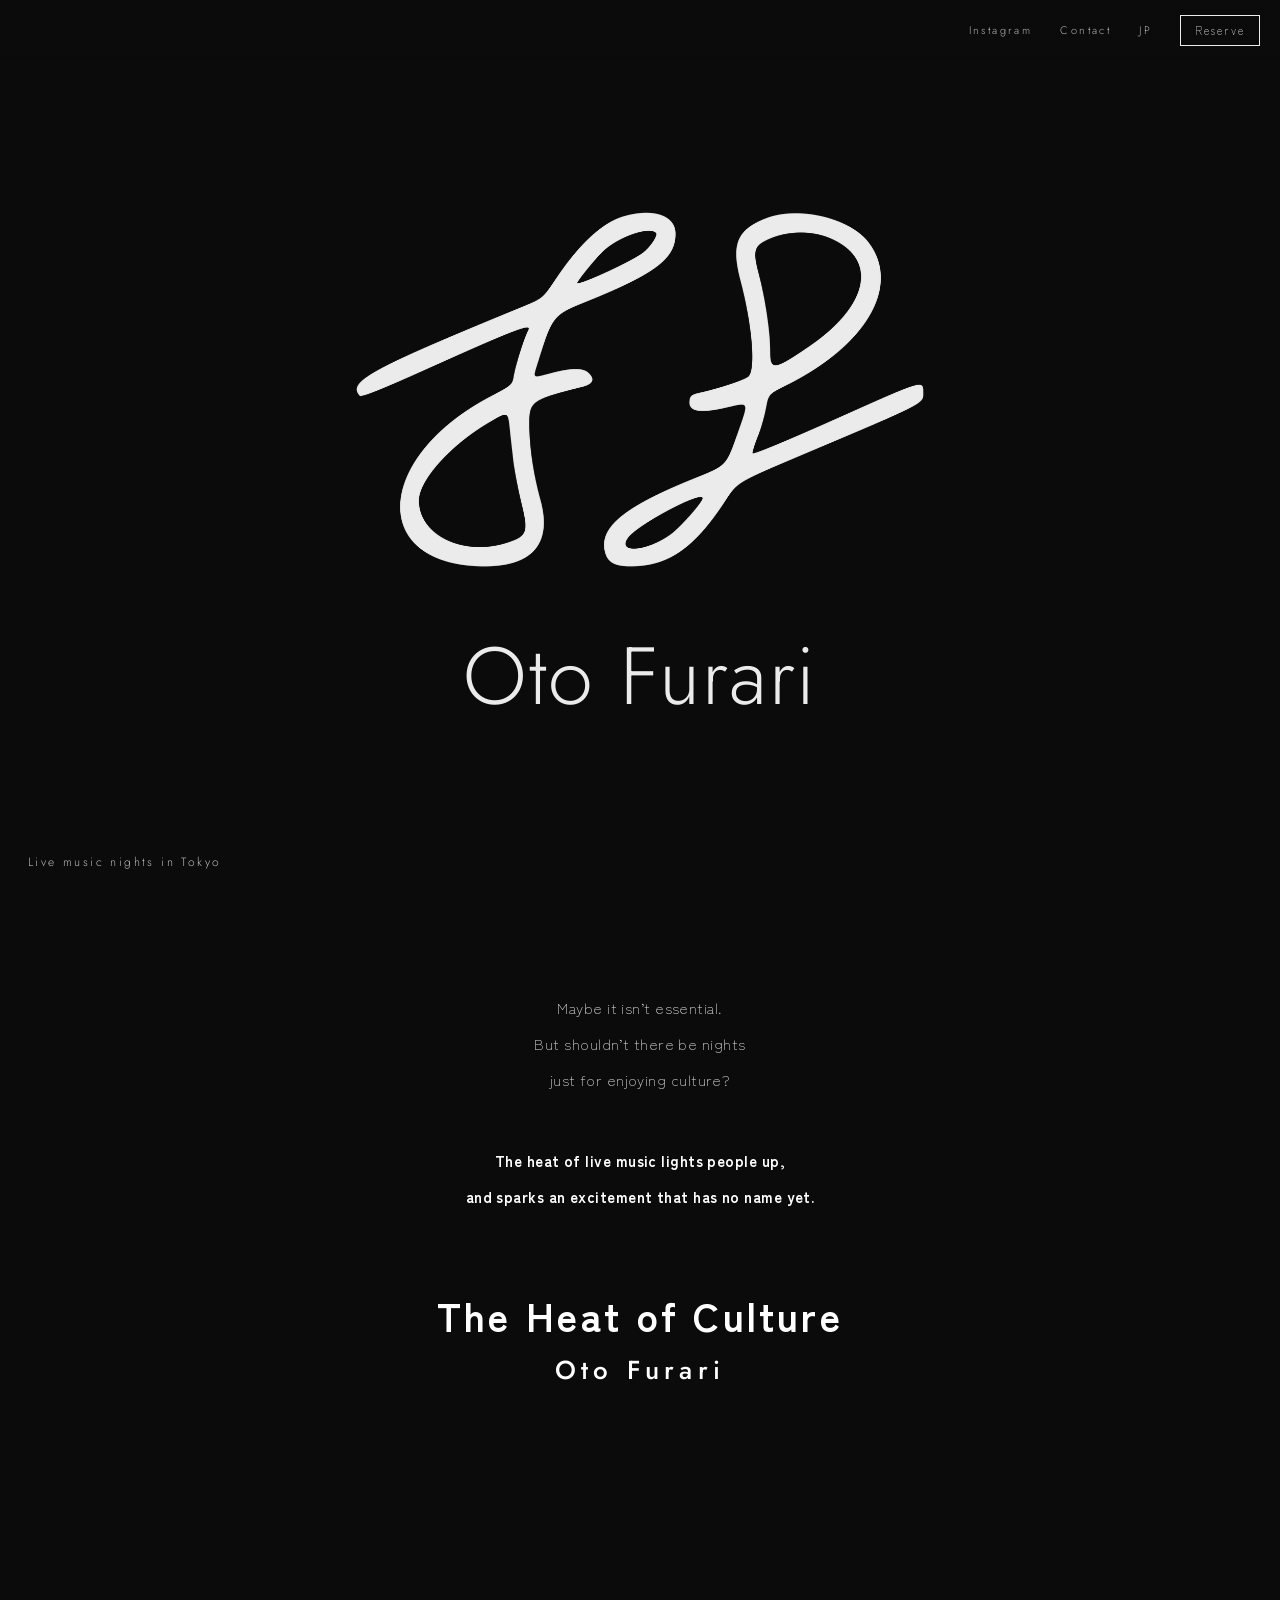
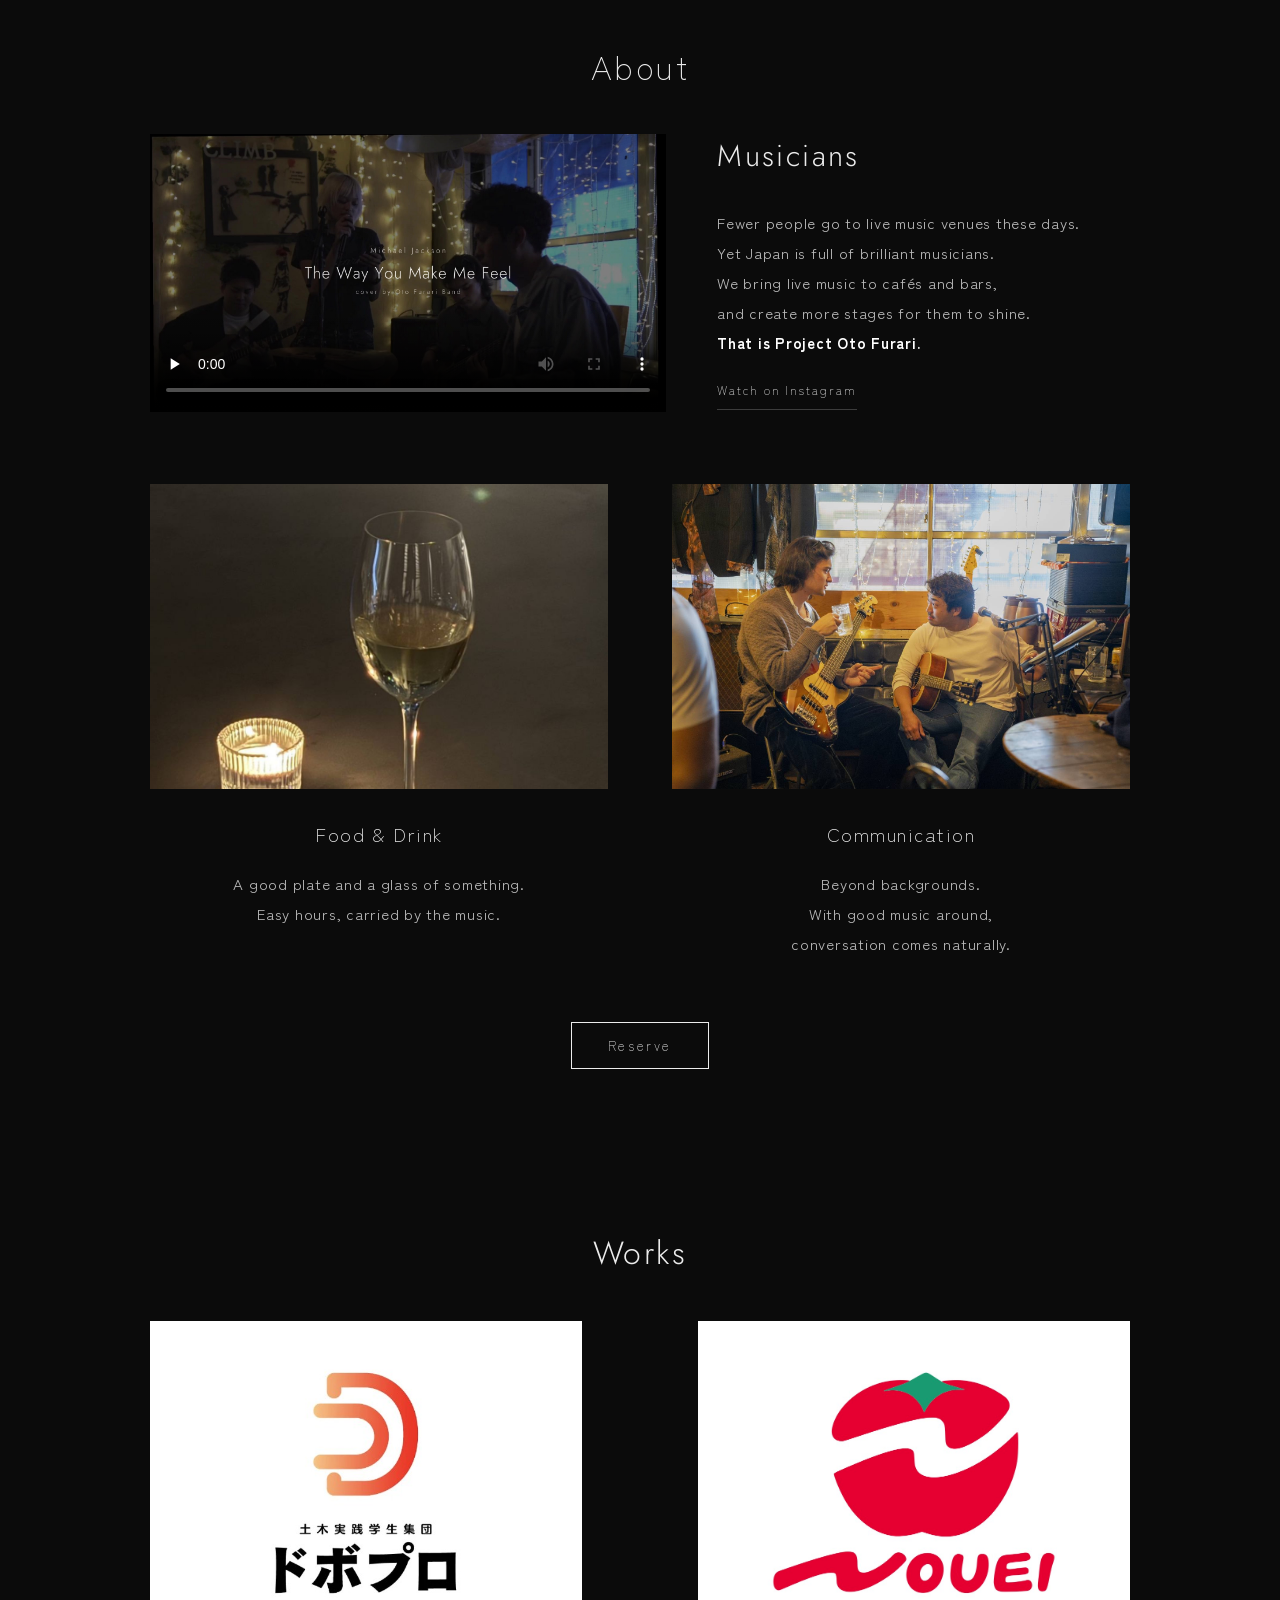
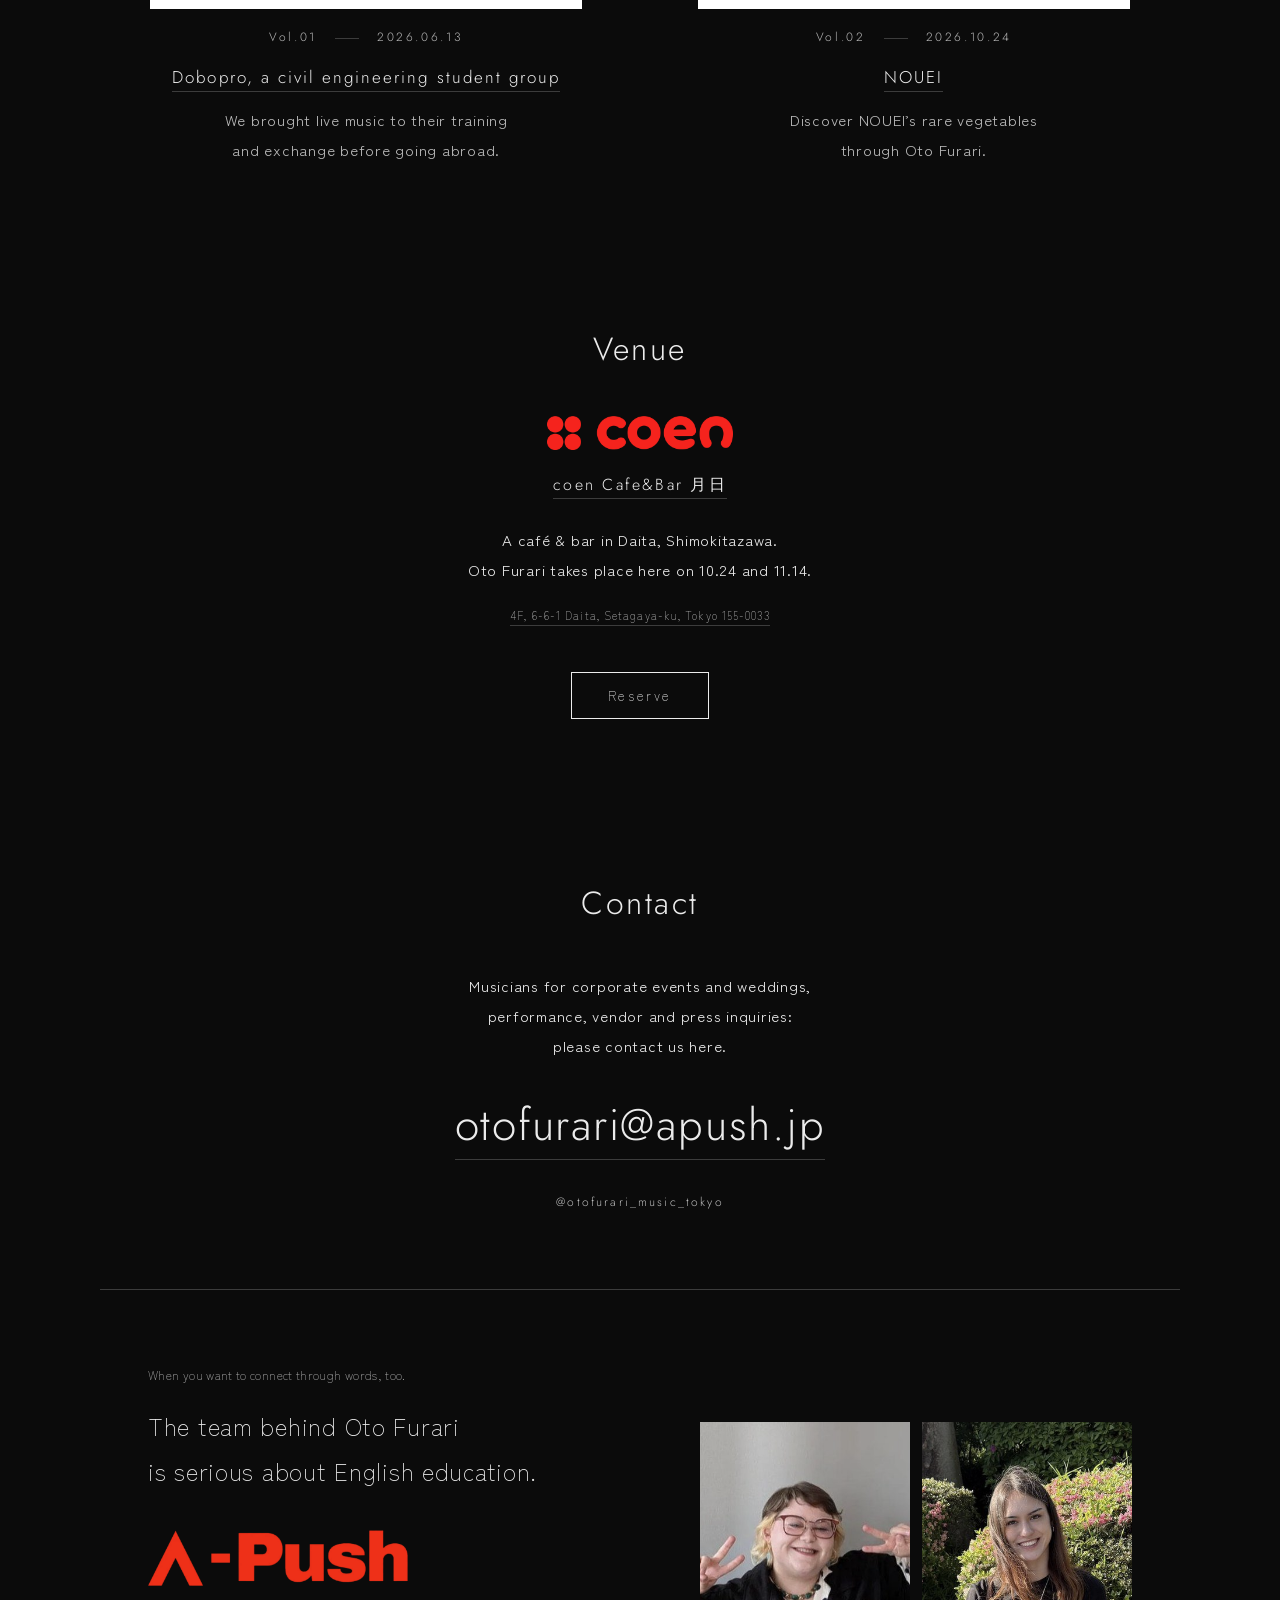
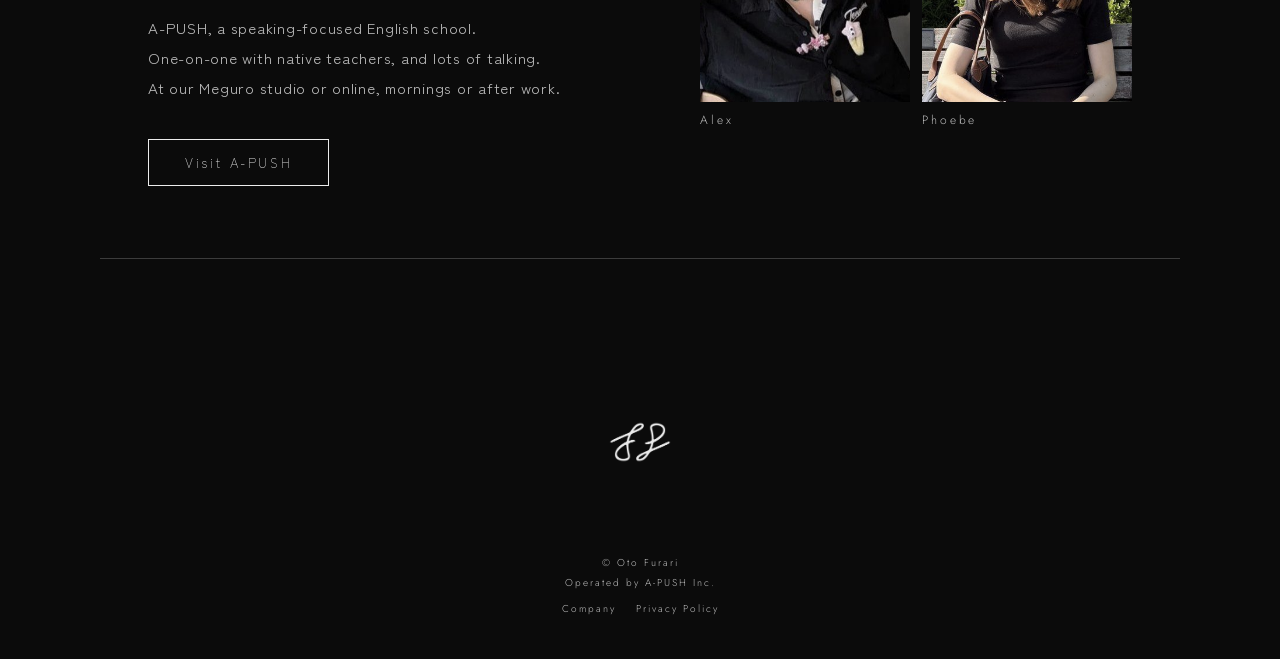
<file: index.html>
<!doctype html>
<html lang="ja">
<head>
<meta charset="utf-8">
<meta name="viewport" content="width=device-width, initial-scale=1, viewport-fit=cover">
<title>音ふらり Oto Furari | 文化の熱</title>
<meta name="description" content="音ふらり（Oto Furari）は、生演奏の熱で文化を楽しむ時間をつくる音楽イベントです。">
<meta name="theme-color" content="#0B0B0B">
<!-- 公開URLが決まったら og:url と og:image を合わせる -->
<meta property="og:type" content="website">
<meta property="og:title" content="音ふらり Oto Furari">
<meta property="og:description" content="不要不急かもしれない。それでも、文化を楽しむ夜があってもいいじゃないか。">
<meta property="og:url" content="https://otofurari.apush.jp/">
<meta property="og:image" content="https://otofurari.apush.jp/assets/og.png">
<meta name="twitter:card" content="summary_large_image">
<link rel="icon" href="assets/favicon-32.png" sizes="32x32">
<link rel="apple-touch-icon" href="assets/apple-touch-icon.png">
<link rel="preconnect" href="https://fonts.googleapis.com">
<link rel="preconnect" href="https://fonts.gstatic.com" crossorigin>
<link href="https://fonts.googleapis.com/css2?family=Jost:wght@300;500&family=Zen+Kaku+Gothic+New:wght@300;400;700&display=swap" rel="stylesheet">
<link rel="stylesheet" href="style.css">
</head>
<body>

<header class="bar">
  <nav class="nav" aria-label="メイン">
    <a href="https://www.instagram.com/otofurari_music_tokyo/" target="_blank" rel="noopener">Instagram</a><a href="#contact">Contact</a><button class="nav__lang" type="button" id="lang-toggle" aria-label="Language">EN</button><a class="nav__reserve" href="reserve.html" data-reserve data-en="Reserve">予約する</a>
  </nav>
</header>

<main>
  <section id="home" class="hero">
    <h1 class="hero__logo"><span class="mark hero__mark" aria-hidden="true"></span><span class="hero__name">Oto Furari</span></h1>
    <p class="hero__meta"><span>Live music nights in Tokyo</span><a class="hero__next" id="hero-next" href="reserve.html" data-reserve></a></p>
  </section>

  <section class="concept" aria-label="コンセプト">
    <p class="concept__body" data-en="Maybe it isn’t essential.<br>But shouldn’t there be nights<br>just for enjoying culture?">
      不要不急かもしれない。<br>
      それでも、文化を楽しむ夜が<br>
      あってもいいじゃないか。
    </p>
    <p class="concept__body concept__body--strong" data-en="The heat of live music lights people up,<br>and sparks an excitement that has no name yet.">
      生演奏の熱が、人に活気を灯し、<br>
      まだ名前のない“ワクワク”を生んでいく。
    </p>
    <p class="concept__sign" data-en="The Heat of Culture<span>Oto Furari</span>">文化の熱<span>Oto Furari</span></p>
  </section>

  <section id="about" class="about" aria-labelledby="about-title">
    <h2 id="about-title" class="title" data-en="About">音ふらりとは</h2>

    <div class="enjoy">
      <article class="enjoy__item enjoy__item--lead">
        <div class="enjoy__body">
        <h3 class="enjoy__title-en">Musicians</h3>
        <figure class="film">
            <video aria-label="The Way You Make Me Feel — Michael Jackson cover by Oto Furari Band" src="assets/otofurari-live.mp4" poster="assets/video-poster.jpg" controls playsinline preload="none"></video>
        </figure>
        <p data-en="Fewer people go to live music venues these days.<br>Yet Japan is full of brilliant musicians.<br>We bring live music to cafés and bars,<br>and create more stages for them to shine.<br><strong>That is Project Oto Furari.</strong>">ライブハウスに行く人は、減っている。<br>でも日本には、凄腕のミュージシャンが多い。<br>カフェやバーに、生演奏を。<br>彼らが輝く場所を増やす。<br><strong>それが Project Oto Furari。</strong></p>
        <a class="enjoy__link" href="https://www.instagram.com/otofurari_music_tokyo/" target="_blank" rel="noopener" data-en="Watch on Instagram">Instagram で見る</a>
        </div>
      </article>
      <article class="enjoy__item">
        <img src="assets/photos/glass-candle.jpg" alt="キャンドルの灯りとワイングラス" data-en-alt="A candle and a glass of wine" loading="lazy" decoding="async" width="1108" height="1477">
        <p class="enjoy__en" data-en="">Food &amp; Drink</p>
        <h3 data-en="Food &amp; Drink">食と酒</h3>
        <p data-en="A good plate and a glass of something.<br>Easy hours, carried by the music.">おいしい一皿と、一杯のお酒。<br>音に身をまかせる、ゆるやかな時間。</p>
      </article>
      <article class="enjoy__item">
        <img src="assets/photos/talk.jpg" alt="楽器を手に話すミュージシャン" data-en-alt="Musicians talking with their instruments" loading="lazy" decoding="async" width="1567" height="1045">
        <p class="enjoy__en" data-en="">Communication</p>
        <h3 data-en="Communication">コミュニケーション</h3>
        <p data-en="Beyond backgrounds.<br>With good music around,<br>conversation comes naturally.">バックグラウンドを越えて。<br>楽しい音楽があれば、<br>いつもより自然に言葉が交わせる。</p>
      </article>
    </div>
    <a class="btn" href="reserve.html" data-reserve data-en="Reserve">予約する</a>
  </section>

  <section id="works" class="works" aria-labelledby="works-title">
    <h2 id="works-title" class="title">Works</h2>
    <ol class="works__list" id="works-list"></ol>
  </section>

  <section id="venue" class="venue" aria-labelledby="venue-title">
    <h2 id="venue-title" class="title">Venue</h2>
    <img class="venue__logo" src="assets/venues/coen-red.png" alt="coen" width="600" height="110" loading="lazy">
    <p class="venue__name" id="venue-name"></p>
    <p class="venue__text" data-en="A café &amp; bar in Daita, Shimokitazawa.<br>Oto Furari takes place here on 10.24 and 11.14.">下北沢・代田のカフェ＆バー。<br>10.24 と 11.14、音ふらりはここで開きます。</p>
    <p class="venue__address" id="venue-address"></p>
    <a class="btn" href="reserve.html" data-reserve data-en="Reserve">予約する</a>
  </section>

  <section id="contact" class="contact" aria-labelledby="contact-title">
    <h2 id="contact-title" class="title">Contact</h2>
    <p class="contact__lead" data-en="Musicians for corporate events and weddings,<br>performance, vendor and press inquiries:<br>please contact us here.">法人イベント・結婚式などへのミュージシャン派遣、<br>出演・出展・取材のご相談は、こちらへ。</p>
    <a class="contact__mail" href="mailto:otofurari@apush.jp?subject=%E9%9F%B3%E3%81%B5%E3%82%89%E3%82%8A%E3%81%B8%E3%81%AE%E3%81%8A%E5%95%8F%E3%81%84%E5%90%88%E3%82%8F%E3%81%9B" data-en-href="mailto:otofurari@apush.jp?subject=Inquiry%20to%20Oto%20Furari">otofurari@apush.jp</a>
    <a class="contact__ig" href="https://www.instagram.com/otofurari_music_tokyo/" target="_blank" rel="noopener">@otofurari_music_tokyo</a>

  </section>

  <section class="apush" aria-labelledby="apush-title">
    <div class="apush__text">
      <p class="apush__lead" data-en="When you want to connect through words, too.">音を越えて、言葉でも繋がりたくなったら。</p>
      <h2 id="apush-title" class="apush__title" data-en="The team behind Oto Furari<br>is serious about English education.">Oto Furari の運営会社は、<br>英語教育に本気です。</h2>
      <img class="apush__logo" src="assets/apush/apush-logo.png" alt="A-Push" width="862" height="186" loading="lazy">
      <p class="apush__body" data-en="A-PUSH, a speaking-focused English school.<br>One-on-one with native teachers, and lots of talking.<br>At our Meguro studio or online, mornings or after work.">スピーキング特化型英会話 A-PUSH。<br>ネイティブ講師とマンツーマンで、とにかく話す。<br>目黒の教室とオンラインで、朝や仕事終わりにも。</p>
      <a class="btn" href="https://lp.apush.jp/" target="_blank" rel="noopener" data-en="Visit A-PUSH">A-PUSH を見る</a>
    </div>
    <ul class="apush__teachers">
      <li><img src="assets/apush/face-alex.jpg" alt="アレックス先生" data-en-alt="Alex, teacher" width="480" height="480" loading="lazy" decoding="async"><span>Alex</span></li>
      <li><img src="assets/apush/face-phoebe.jpg" alt="フィビィ先生" data-en-alt="Phoebe, teacher" width="480" height="480" loading="lazy" decoding="async"><span>Phoebe</span></li>
    </ul>
  </section>

  <div class="end"><span class="mark mark--end" role="img" aria-label="Oto Furari"></span></div>
</main>

<footer class="footer">
  <p>© Oto Furari</p>
  <p><span data-en="Operated by ">運営：</span><a href="https://lp.apush.jp/company.html" target="_blank" rel="noopener" data-en="A-PUSH Inc.">A-PUSH株式会社</a></p>
  <p class="footer__links"><a href="https://lp.apush.jp/company.html" target="_blank" rel="noopener" data-en="Company">会社概要</a><a href="https://lp.apush.jp/privacy.html" target="_blank" rel="noopener" data-en="Privacy Policy">プライバシーポリシー</a></p>
</footer>

<dialog class="sheet" id="reserve-sheet" aria-labelledby="sheet-title">
  <div class="sheet__inner">
    <button class="sheet__close" type="button" aria-label="閉じる">Close</button>
    <p class="sheet__title" id="sheet-title" data-en="Reserve">予約する</p>
    <ol class="evs" id="sheet-list"></ol>
  </div>
</dialog>

<script src="works.js"></script>
<script src="main.js"></script>
</body>
</html>
</file>
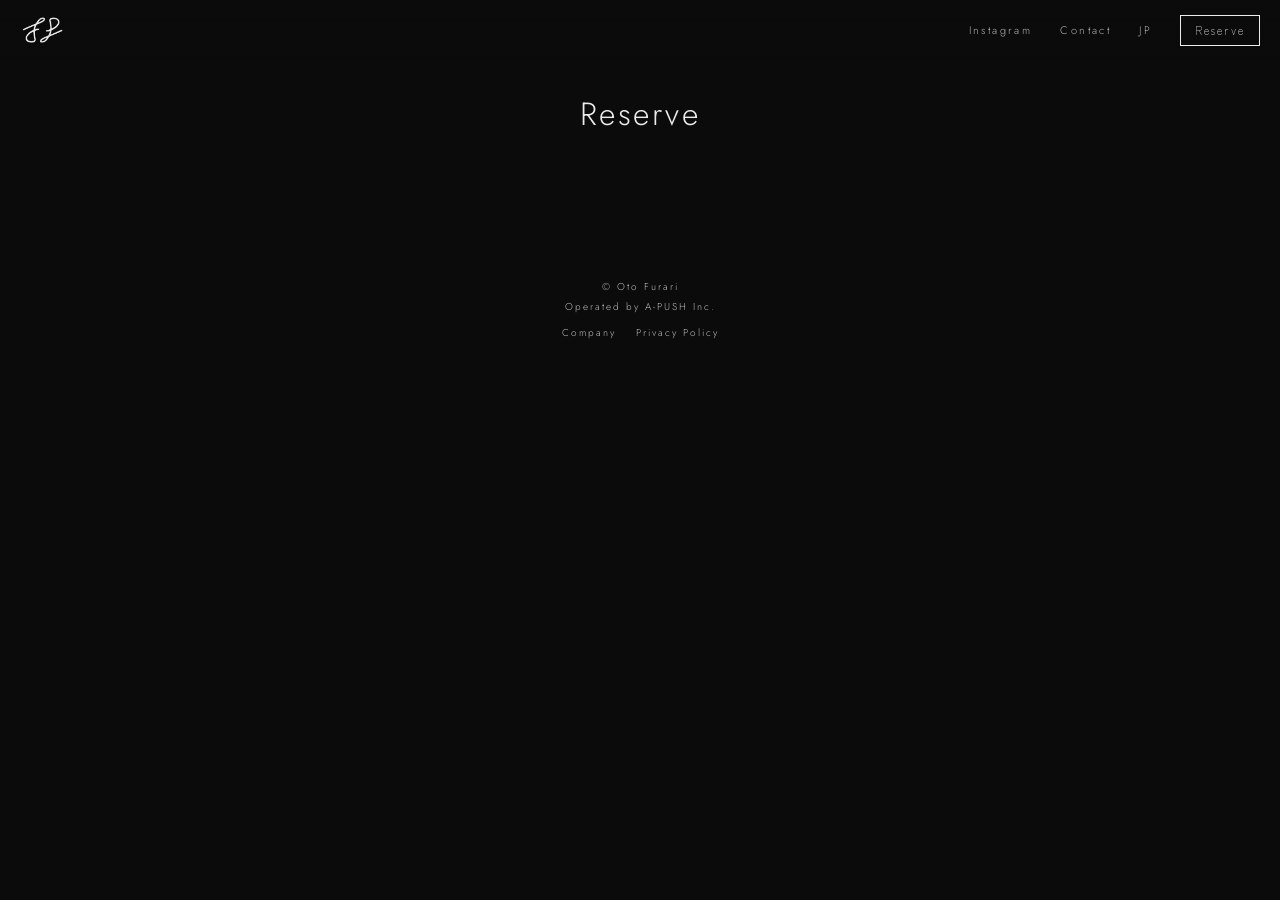
<file: reserve.html>
<!doctype html>
<html lang="ja">
<head>
<meta charset="utf-8">
<meta name="viewport" content="width=device-width, initial-scale=1, viewport-fit=cover">
<title>Reserve | 音ふらり Oto Furari</title>
<meta name="description" content="音ふらり（Oto Furari）の次回イベントのご予約はこちら。">
<meta name="theme-color" content="#0B0B0B">
<meta property="og:type" content="website">
<meta property="og:title" content="Reserve | 音ふらり Oto Furari">
<meta property="og:description" content="次回の音ふらりのご予約はこちら。">
<meta property="og:url" content="https://otofurari.apush.jp/reserve.html">
<meta property="og:image" content="https://otofurari.apush.jp/assets/og.png">
<meta name="twitter:card" content="summary_large_image">
<link rel="icon" href="assets/favicon-32.png" sizes="32x32">
<link rel="apple-touch-icon" href="assets/apple-touch-icon.png">
<link rel="preconnect" href="https://fonts.googleapis.com">
<link rel="preconnect" href="https://fonts.gstatic.com" crossorigin>
<link href="https://fonts.googleapis.com/css2?family=Jost:wght@300&family=Zen+Kaku+Gothic+New:wght@300;400&display=swap" rel="stylesheet">
<link rel="stylesheet" href="style.css">
</head>
<body>

<header class="bar">
  <a class="bar__home" href="index.html" aria-label="Oto Furari トップへ"><span class="mark"></span></a>
  <nav class="nav" aria-label="メイン">
    <a href="https://www.instagram.com/otofurari_music_tokyo/" target="_blank" rel="noopener">Instagram</a><a href="index.html#contact">Contact</a><button class="nav__lang" type="button" id="lang-toggle" aria-label="Language">EN</button><a class="nav__reserve" href="reserve.html" aria-current="page" data-en="Reserve">予約する</a>
  </nav>
</header>

<main class="reserve">
  <h1 class="title">Reserve</h1>
  <ol class="evs" id="events"></ol>
</main>

<footer class="footer">
  <p>© Oto Furari</p>
  <p><span data-en="Operated by ">運営：</span><a href="https://lp.apush.jp/company.html" target="_blank" rel="noopener" data-en="A-PUSH Inc.">A-PUSH株式会社</a></p>
  <p class="footer__links"><a href="https://lp.apush.jp/company.html" target="_blank" rel="noopener" data-en="Company">会社概要</a><a href="https://lp.apush.jp/privacy.html" target="_blank" rel="noopener" data-en="Privacy Policy">プライバシーポリシー</a></p>
</footer>

<script src="works.js"></script>
<script src="main.js"></script>
</body>
</html>
</file>
<file: style.css>
:root {
  --bg: #0B0B0B;
  --fg: rgba(255, 255, 255, .92);
  --mute: rgba(255, 255, 255, .72);
  --line: rgba(255, 255, 255, .2);
  --en: "Jost", sans-serif;
  --ja: "Zen Kaku Gothic New", sans-serif;
  --bar: 60px; /* 固定ヘッダーの高さ */
  color-scheme: dark;
}

* { box-sizing: border-box; margin: 0; }
html { background: var(--bg); scroll-padding-top: var(--bar); }
body {
  background: var(--bg);
  color: var(--fg);
  font: 300 14px/2.2 var(--ja);
  letter-spacing: .18em;
  -webkit-font-smoothing: antialiased;
  text-align: center;
}
a { color: inherit; text-decoration: none; }
img { display: block; max-width: 100%; }
[hidden] { display: none !important; }
:focus-visible { outline: .5px solid var(--fg); outline-offset: 6px; }

/* header：右に Instagram と Contact だけ */
.bar {
  position: fixed; inset: 0 0 auto; z-index: 10;
  display: flex; align-items: center; height: var(--bar);
  padding: env(safe-area-inset-top) 20px 0;
  background: linear-gradient(var(--bg), rgba(11, 11, 11, 0));
}
.bar__home { width: 44px; color: var(--fg); }
.nav { margin-left: auto; display: flex; gap: clamp(16px, 4vw, 28px); font: 300 11px/1 var(--en); letter-spacing: .22em; }
.nav a { opacity: .75; }
.nav a:hover { opacity: 1; }
.nav { align-items: center; }
.nav .nav__reserve { opacity: 1; padding: 9px 14px; border: .5px solid var(--fg); font-family: var(--ja); letter-spacing: .18em; }
.nav .nav__reserve:hover { background: var(--fg); color: var(--bg); }
.nav__lang { background: none; border: 0; padding: 0; color: inherit; cursor: pointer; font: inherit; letter-spacing: inherit; opacity: .75; }
.nav__lang:hover { opacity: 1; }

/* shared */
/* 本文（2行以上の説明文）：読みやすさ優先。字間を広く取るのは見出しとラベルだけ */
:is(.enjoy__item p:not(.enjoy__en), .work__text, .venue__text, .apush__body, .contact__lead) {
  font-size: 14px; font-weight: 400; line-height: 2; letter-spacing: .05em;
}
@media (min-width: 900px) {
  :is(.enjoy__item p:not(.enjoy__en), .work__text, .venue__text, .apush__body, .contact__lead) { font-size: 15px; }
}
section { padding: 9vh 16px; }
.title { font: 300 clamp(22px, 5.6vw, 32px)/1.4 var(--en); letter-spacing: .1em; margin-bottom: 5vh; }
.title:lang(ja), .about .title { font-family: var(--ja); letter-spacing: .24em; }
.btn {
  display: inline-block;
  padding: 16px 36px;
  border: .5px solid var(--fg);
  font-size: 13px; letter-spacing: .2em; line-height: 1;
  white-space: nowrap;
}
.btn:hover, .btn:focus-visible { background: var(--fg); color: var(--bg); }
.mark {
  display: block;
  aspect-ratio: 1200 / 783;
  background: currentColor;
  -webkit-mask: url(assets/logo-mark.png) center / contain no-repeat;
          mask: url(assets/logo-mark.png) center / contain no-repeat;
}
.muted-links a { border-bottom: .5px solid var(--line); padding-bottom: 2px; }

/* home：ロゴだけを大きく */
.hero { min-height: 100svh; padding: var(--bar) 16px 6vh; display: grid; place-items: center; }
.hero__logo { display: grid; justify-items: center; font-weight: 300; }
.hero__mark { width: min(80vw, 68svh, 760px); }
.hero { position: relative; }
.hero__meta {
  position: absolute; left: 16px; right: 16px; bottom: max(20px, env(safe-area-inset-bottom));
  display: grid; justify-items: center; gap: 6px;
  font: 300 11px/1.6 var(--en); letter-spacing: .2em; color: var(--mute);
}
.hero__next { color: var(--fg); border-bottom: .5px solid var(--line); }
.hero__next:hover { border-color: var(--fg); }
@media (min-width: 720px) {
  .hero__meta { left: 28px; right: 28px; bottom: 28px; display: flex; justify-content: space-between; font-size: 12px; }
}
.hero__name { margin-top: clamp(24px, 5vh, 56px); font: 300 min(12vw, 9svh, 112px)/1 var(--en); letter-spacing: .02em; }

/* concept */
.concept { padding-top: 10vh; padding-bottom: 20vh; } /* Concept の後は「間」を残す */
.concept__body + .concept__body { margin-top: 5vh; }
.concept__body { font-size: 15px; line-height: 2.4; letter-spacing: .12em; }
.concept__body--strong { font-weight: 700; color: #fff; }
.concept__sign { margin-top: 8vh; font-size: clamp(26px, 7vw, 40px); font-weight: 700; line-height: 1.4; letter-spacing: .3em; margin-right: -.3em; color: #fff; }
.concept__sign span { display: block; margin-top: 14px; font: 500 clamp(18px, 4.6vw, 26px)/1 var(--en); letter-spacing: .2em; color: #fff; }
strong { font-weight: 700; color: #fff; }

/* about：三つの楽しみ */
.enjoy { display: grid; gap: 8vh; max-width: 980px; margin: 0 auto 7vh; }
.enjoy__item img { width: 100%; height: auto; aspect-ratio: 3 / 2; object-fit: cover; margin-bottom: 24px; }
.enjoy__item .enjoy__title-en { font: 300 clamp(22px, 5.6vw, 30px)/1.4 var(--en); letter-spacing: .12em; margin-top: 0; }
.enjoy__en:empty { display: none; }
.enjoy__en { font: 300 11px/1 var(--en); letter-spacing: .28em; color: var(--mute); }
.enjoy__item h3 { margin: 12px 0 14px; font-weight: 300; font-size: 19px; letter-spacing: .12em; }
.enjoy__item p:not(.enjoy__en) { color: var(--mute); }
.enjoy__link { display: inline-block; margin-top: 18px; font-size: 12px; letter-spacing: .16em; border-bottom: .5px solid var(--line); padding-bottom: 6px; }
.enjoy__link:hover { border-color: var(--fg); }
@media (min-width: 900px) {
  .enjoy { grid-template-columns: 1fr 1fr; column-gap: 5vw; row-gap: 8vh; align-items: start; }
  /* ミュージシャンは全幅で 左：動画 / 右：見出し・文章。その下に2つ並ぶ */
  .enjoy__item--lead { grid-column: 1 / -1; }
  .enjoy__item--lead .enjoy__body {
    display: grid; grid-template-columns: 1.25fr 1fr; column-gap: 4vw; align-items: center;
    grid-template-areas: "film title" "film text" "film link";
    text-align: left;
  }
  .enjoy__item--lead .film { grid-area: film; margin: 0; }
  .enjoy__item--lead .enjoy__title-en { grid-area: title; align-self: end; }
  .enjoy__item--lead p { grid-area: text; margin-top: 16px; }
  .enjoy__item--lead .enjoy__link { grid-area: link; justify-self: start; align-self: start; }
}

/* works */
.works__list { list-style: none; padding: 0; display: grid; gap: 8vh; max-width: 460px; margin: 0 auto; }
.work__photo { aspect-ratio: 3 / 2; overflow: hidden; background: #121212; display: grid; place-items: center; }
.work__photo img { width: 100%; height: 100%; object-fit: cover; }
.work__photo.is-contain { background: #0B0B0C; }
.work__photo.is-contain img { object-fit: contain; }
.work__photo .mark { width: 22%; color: rgba(255, 255, 255, .14); }
.work__head {
  display: flex; align-items: baseline; justify-content: center; gap: 18px;
  margin-top: 22px; font: 300 12px/1 var(--en); letter-spacing: .22em; color: var(--mute);
}
.work__head span + span::before { content: ""; display: inline-block; width: 24px; height: .5px; background: var(--line); vertical-align: middle; margin-right: 18px; }
.work__title { margin-top: 22px; font: 300 17px/1.5 var(--en); letter-spacing: .12em; }
.work__logo { margin-top: 22px; }
.work__logo img { height: 20px; width: auto; margin: 0 auto; opacity: .92; }
.work__venue { margin-top: 12px; font: 300 13px/1.6 var(--en); letter-spacing: .14em; }
.work__area { margin-top: 8px; font-size: 12px; color: var(--mute); }
.work__text { margin-top: 14px; color: var(--mute); }
.work__lineup { margin-top: 16px; font-size: 13px; line-height: 2; }
.work__reserve { margin-top: 24px; }
.work__title a, .work__venue a, .venue__name a, .venue__address a {
  border-bottom: .5px solid var(--line); padding-bottom: 2px;
}
@media (min-width: 900px) {
  .works__list { max-width: 980px; grid-template-columns: 1fr 1fr; column-gap: 9vw; row-gap: 8vh; }
}

/* videos */
.film { max-width: 960px; margin: 3vh auto 3vh; }
.film video { display: block; width: 100%; aspect-ratio: 1280 / 690; background: #121212; }
.yt { max-width: 960px; margin: 12vh auto 0; }
.yt__btn { position: relative; display: block; width: 100%; aspect-ratio: 16 / 9; border: 0; padding: 0; background: #121212 center / cover no-repeat; cursor: pointer; }
.yt__btn::after {
  content: ""; position: absolute; left: 50%; top: 50%; transform: translate(-35%, -50%);
  border-left: 18px solid var(--fg); border-top: 11px solid transparent; border-bottom: 11px solid transparent;
}
.yt iframe { display: block; width: 100%; aspect-ratio: 16 / 9; border: 0; }
.ig {
  margin: 12vh auto 0; max-width: 1080px;
  display: grid; grid-auto-flow: column; grid-auto-columns: min(82vw, 340px); gap: 16px;
  overflow-x: auto; scroll-snap-type: x mandatory; padding-bottom: 8px;
}
.ig > * { scroll-snap-align: center; }
.ig .instagram-media { min-width: 0 !important; margin: 0 !important; }
.ig:empty { display: none; }
.videos > .btn { margin-top: 12vh; }
@media (min-width: 900px) {
  .ig { grid-auto-flow: row; grid-template-columns: repeat(3, 1fr); grid-auto-columns: auto; overflow: visible; }
}

/* venue */
.venue__logo { width: auto; height: 34px; margin: 0 auto; }
.venue__name { margin-top: 22px; font: 300 16px/1.6 var(--en); letter-spacing: .14em; }
.venue__text { margin-top: 3vh; }
.venue__address { margin: 2vh 0 5vh; font-size: 11px; letter-spacing: .1em; color: var(--mute); }

/* contact + A-PUSH */
.contact { display: flex; flex-direction: column; align-items: center; }
.contact__lead { margin-bottom: 4vh; }
.contact__mail {
  font: 300 clamp(22px, 6vw, 44px)/1.3 var(--en); letter-spacing: .04em; white-space: nowrap;
  padding-bottom: 6px;
  background: linear-gradient(var(--fg), var(--fg)) left bottom / 0 1px no-repeat,
              linear-gradient(var(--line), var(--line)) left bottom / 100% 1px no-repeat;
  transition: background-size .5s ease;
}
.contact__mail:hover, .contact__mail:focus-visible { background-size: 100% 1px, 100% 1px; }
.contact__ig { margin-top: 36px; font: 300 12px/1 var(--en); letter-spacing: .18em; color: var(--mute); }
/* A-PUSH：サイトで唯一の差し色（ロゴの赤）はここだけ */
.apush {
  max-width: 1080px; margin: 0 auto; padding: 7vh 20px;
  display: grid; gap: 5vh; align-items: center;
  border-top: .5px solid var(--line); border-bottom: .5px solid var(--line);
}
.apush__lead { font-size: 12px; color: var(--mute); letter-spacing: .16em; }
.apush__title { margin-top: 14px; font-weight: 300; font-size: clamp(18px, 4.6vw, 24px); line-height: 1.9; letter-spacing: .16em; }
.apush__logo { width: min(64%, 260px); height: auto; margin: 4vh auto 0; }
.apush__body { margin: 3vh 0 4vh; color: var(--mute); }
.apush__teachers { list-style: none; padding: 0; display: grid; grid-template-columns: 1fr 1fr; gap: 12px; }
.apush__teachers img { width: 100%; height: auto; aspect-ratio: 1; object-fit: cover; filter: grayscale(.25); }
.apush__teachers span { display: block; margin-top: 12px; font: 300 12px/1 var(--en); letter-spacing: .24em; color: var(--mute); }
@media (min-width: 900px) {
  .apush { grid-template-columns: 1.1fr 1fr; column-gap: 6vw; text-align: left; padding: 8vh 48px; }
  .apush__logo { margin-left: 0; }
  .apush__teachers img { aspect-ratio: 3 / 4; }
}
.end { padding: 18vh 0 10vh; } /* 最後のロゴの前は「間」を残す */
.mark--end { width: 64px; margin: 0 auto; color: var(--fg); }

.footer { padding: 0 16px max(40px, env(safe-area-inset-bottom)); font: 300 10px/2 var(--en); letter-spacing: .2em; color: var(--mute); }
.footer a:hover { color: var(--fg); }
.footer__links { display: flex; justify-content: center; gap: 20px; margin-top: 6px; }

/* 予約：フライヤー＋詳細を見る だけ。PCは2枚が1画面に並ぶ */
.evs {
  list-style: none; padding: 0; margin: 0 auto;
  display: grid; gap: 40px; justify-content: center;
  --card: min(100%, 440px);
  grid-template-columns: var(--card);
}
.ev { display: grid; justify-items: center; gap: 20px; }
.ev__img { width: 100%; aspect-ratio: 1; display: grid; place-items: center; background: #0B0B0C; }
.ev__img img { width: 100%; height: 100%; object-fit: contain; }
.ev__img.is-logo { padding: 8%; }
@media (min-width: 720px) {
  /* 画面の高さに合わせて正方形を縮め、2枚とも最初から見えるように */
  .evs { --card: min(40vw, 440px, calc(100svh - 300px)); grid-template-columns: var(--card) var(--card); gap: 4vw; }
}

.sheet {
  width: min(100% - 24px, 1000px); max-height: calc(100svh - 24px);
  margin: auto; padding: 0; border: .5px solid var(--line);
  background: var(--bg); color: var(--fg);
}
.sheet::backdrop { background: rgba(0, 0, 0, .72); }
.sheet__inner { position: relative; padding: 48px 16px 32px; }
.sheet__close { position: absolute; top: 12px; right: 16px; background: none; border: 0; color: var(--mute); cursor: pointer; font: 300 11px/1 var(--en); letter-spacing: .22em; padding: 8px 0; }
.sheet__title { font-size: 14px; letter-spacing: .3em; margin-bottom: 24px; }

/* reserve page */
.reserve { padding: calc(var(--bar) + 32px) 16px 12vh; }
.reserve .title { margin-bottom: 32px; }
.sheet--coupon { width: min(100% - 48px, 420px); border-color: var(--fg); }
.sheet--coupon .sheet__inner { padding: 56px 24px 40px; }
.coupon__label { font-size: 11px; line-height: 1.8; color: var(--mute); }
.coupon__code { margin: 18px 0 10px; font: 300 clamp(32px, 10vw, 44px)/1.2 var(--en); letter-spacing: .16em; user-select: all; }
.coupon__copy {
  margin: 4px 0 20px; padding: 10px 22px; border: .5px solid var(--line); background: #151515; color: var(--fg); cursor: pointer;
  font: 400 12px/1 var(--ja); letter-spacing: .18em;
}
.coupon__copy:hover { border-color: var(--fg); }
.coupon__note { margin-bottom: 32px; font-size: 11px; letter-spacing: .06em; color: var(--mute); }

/* 英語表示：日本語用の広い字間だと折り返しが崩れるので詰める */
html[lang="en"] :is(.concept__body, .apush__lead, .apush__title, .coupon__note) { letter-spacing: .03em; }
html[lang="en"] :is(.title, .enjoy__item h3, .sheet__title) { letter-spacing: .08em; }
html[lang="en"] .concept__sign { letter-spacing: .08em; margin-right: 0; }
</file>
